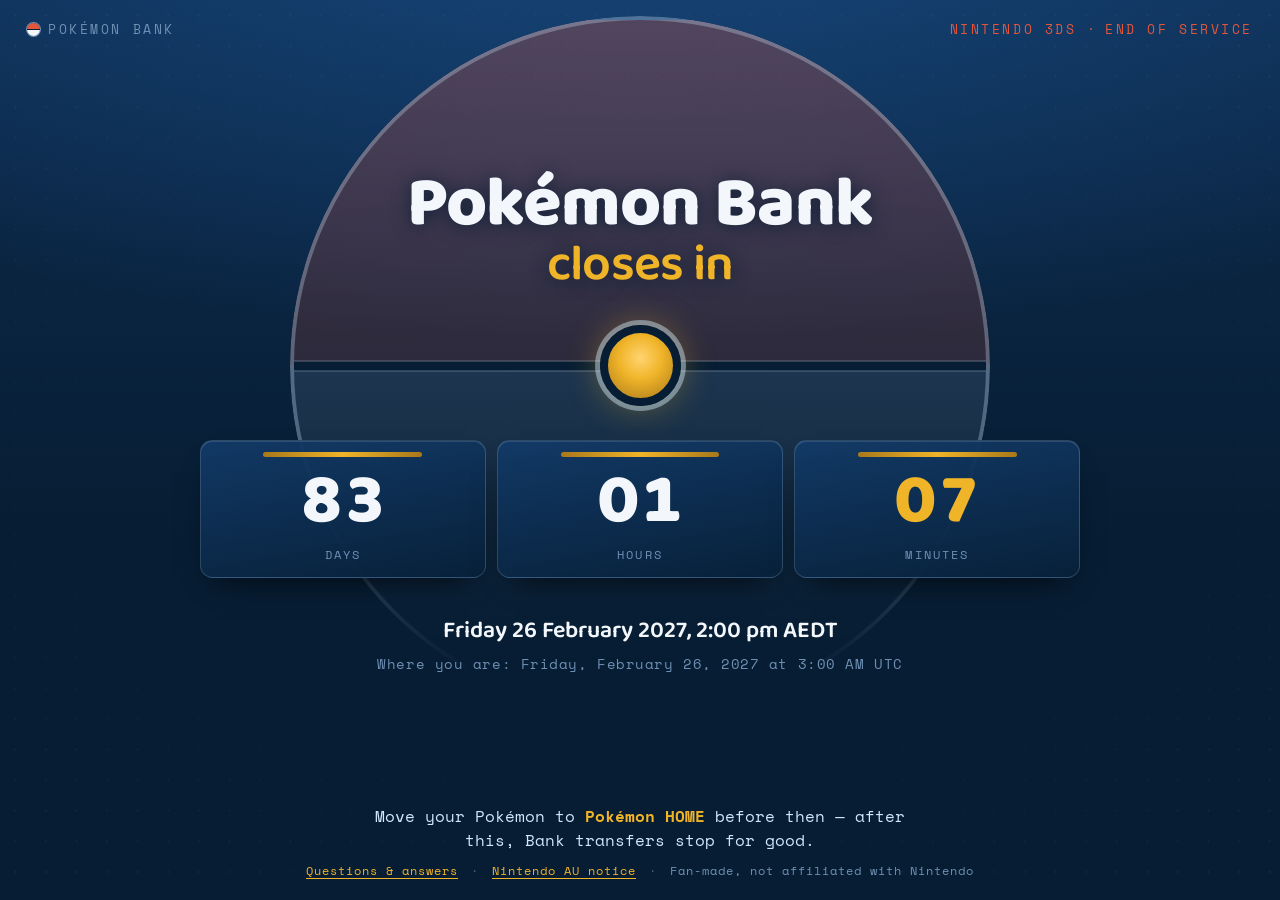
<file: index.html>
<!DOCTYPE html>
<html lang="en">
<head>
<meta charset="utf-8">
<meta name="viewport" content="width=device-width, initial-scale=1, viewport-fit=cover">
<!-- Short enough to survive tab truncation; countdown.js prefixes the time left. -->
<title>Pokémon Bank Countdown — when does Pokémon Bank shut down?</title>
<link rel="canonical" href="https://lachlanalston.github.io/poke-bank-countdown/">
<meta name="description" content="Pokemon Bank countdown: Pokémon Bank and Poké Transporter shut down on Friday 26 February 2027 at 2:00 pm AEDT — 3:00 am GMT Friday, 10:00 pm EST and 7:00 pm PST on Thursday 25 February. Live countdown of days, hours and minutes, and how to move your Pokémon to Pokémon HOME before the deadline.">
<meta name="robots" content="index, follow, max-image-preview:large, max-snippet:-1">
<meta name="theme-color" content="#071d33">
<meta name="author" content="Fan-made — not affiliated with Nintendo">
<meta name="keywords" content="Pokemon Bank countdown, Pokémon Bank shutting down, Pokemon Bank end of service, Pokemon Bank shutdown date, Poké Transporter end of service, Pokemon Bank to Pokemon HOME transfer deadline, when does Pokemon Bank close, Nintendo 3DS Pokemon Bank">

<meta property="og:type" content="website">
<meta property="og:site_name" content="Pokémon Bank Countdown">
<meta property="og:url" content="https://lachlanalston.github.io/poke-bank-countdown/">
<meta property="og:title" content="Pokémon Bank countdown — closes 26 February 2027">
<meta property="og:description" content="Live countdown to Pokémon Bank and Poké Transporter end of service, 2:00 pm AEDT on Friday 26 February 2027. Move your Pokémon to Pokémon HOME before then.">
<meta property="og:image" content="https://lachlanalston.github.io/poke-bank-countdown/og.png">
<meta property="og:image:width" content="1200">
<meta property="og:image:height" content="630">
<meta property="og:image:alt" content="A Poké Ball vault door with a countdown to Pokémon Bank's end of service.">
<meta name="twitter:card" content="summary_large_image">
<meta name="twitter:title" content="Pokémon Bank countdown — closes 26 February 2027">
<meta name="twitter:description" content="Live countdown to Pokémon Bank end of service. Move your Pokémon to Pokémon HOME before 2:00 pm AEDT.">
<meta name="twitter:image" content="https://lachlanalston.github.io/poke-bank-countdown/og.png">

<!-- Structured data: the answer in machine-readable form, which is what
     search engines and LLM crawlers lift when someone asks the question. -->
<script type="application/ld+json">
{
  "@context": "https://schema.org",
  "@graph": [
    {
      "@type": "WebSite",
      "@id": "https://lachlanalston.github.io/poke-bank-countdown/#website",
      "url": "https://lachlanalston.github.io/poke-bank-countdown/",
      "name": "Pokémon Bank Countdown",
      "description": "Live countdown to Pokémon Bank and Poké Transporter end of service on 26 February 2027.",
      "inLanguage": "en"
    },
    {
      "@type": "WebPage",
      "@id": "https://lachlanalston.github.io/poke-bank-countdown/#webpage",
      "url": "https://lachlanalston.github.io/poke-bank-countdown/",
      "isPartOf": {
        "@id": "https://lachlanalston.github.io/poke-bank-countdown/#website"
      },
      "name": "Pokémon Bank Countdown — when does Pokémon Bank shut down?",
      "description": "Pokemon Bank countdown. Pokémon Bank and Poké Transporter end of service is Friday 26 February 2027 at 2:00 pm AEDT (03:00 UTC), which is Thursday 25 February evening in North America.",
      "primaryImageOfPage": "https://lachlanalston.github.io/poke-bank-countdown/og.png",
      "citation": "https://www.nintendo.com/au/support/articles/pokemon-bank-end-of-service/",
      "keywords": "Pokemon Bank countdown, Pokemon Bank shutting down, Pokemon Bank end of service, Poke Transporter, Pokemon HOME transfer deadline"
    },
    {
      "@type": "FAQPage",
      "@id": "https://lachlanalston.github.io/poke-bank-countdown/#faq",
      "isPartOf": {
        "@id": "https://lachlanalston.github.io/poke-bank-countdown/#website"
      },
      "mainEntity": [
        {
          "@type": "Question",
          "name": "When does Pokémon Bank shut down?",
          "acceptedAnswer": {
            "@type": "Answer",
            "text": "Pokémon Bank and Poké Transporter end service on Friday 26 February 2027 at 2:00 pm AEDT, which is 03:00 UTC on the same day."
          }
        },
        {
          "@type": "Question",
          "name": "What time does Pokémon Bank close in my timezone?",
          "acceptedAnswer": {
            "@type": "Answer",
            "text": "Friday 26 February 2027 at 2:00 pm AEDT in Sydney and Melbourne. That is 11:00 am AWST in Perth, 12:00 noon JST in Japan, 4:00 pm NZDT in New Zealand, 3:00 am GMT in the UK and 4:00 am CET in central Europe on the same Friday — and, because of the date line, Thursday 25 February in North America: 10:00 pm EST, 9:00 pm CST, 8:00 pm MST and 7:00 pm PST. In UTC the deadline is 03:00 on 26 February 2027."
          }
        },
        {
          "@type": "Question",
          "name": "How long until Pokémon Bank closes?",
          "acceptedAnswer": {
            "@type": "Answer",
            "text": "This page counts the days, hours and minutes left until the 26 February 2027 deadline, recalculated live against your own clock."
          }
        },
        {
          "@type": "Question",
          "name": "What happens to Pokémon left in Pokémon Bank?",
          "acceptedAnswer": {
            "@type": "Answer",
            "text": "Once the service ends, transferring Pokémon from Pokémon Bank to Pokémon HOME is no longer possible, so anything still stored in Bank stays there and becomes unreachable. Move everything out before the deadline."
          }
        },
        {
          "@type": "Question",
          "name": "How do I move Pokémon out of Pokémon Bank before it closes?",
          "acceptedAnswer": {
            "@type": "Answer",
            "text": "Open Pokémon Bank on a Nintendo 3DS that is connected to the internet and move your boxes to Pokémon HOME on Nintendo Switch. Both consoles must use the same Nintendo Account. The transfer runs one way only."
          }
        },
        {
          "@type": "Question",
          "name": "Do I need a Pokémon HOME Premium Plan to transfer from Pokémon Bank?",
          "acceptedAnswer": {
            "@type": "Answer",
            "text": "Yes. Moving Pokémon from Pokémon Bank into Pokémon HOME requires a Pokémon HOME Premium Plan. The free plan cannot receive Bank transfers."
          }
        },
        {
          "@type": "Question",
          "name": "Can I move Pokémon back from Pokémon HOME to Pokémon Bank?",
          "acceptedAnswer": {
            "@type": "Answer",
            "text": "No. The Bank to HOME transfer is one way. Once a Pokémon has left Pokémon Bank it cannot be sent back, so check what you are moving before you confirm."
          }
        },
        {
          "@type": "Question",
          "name": "Is Poké Transporter shutting down too?",
          "acceptedAnswer": {
            "@type": "Answer",
            "text": "Poké Transporter works through Pokémon Bank, so finish any Poké Transporter moves before the same deadline. It is the tool that brings Pokémon from the Virtual Console releases of Red, Blue, Yellow, Gold, Silver and Crystal, and from Black, White, Black 2 and White 2, into Pokémon Bank."
          }
        },
        {
          "@type": "Question",
          "name": "Can I still download Pokémon Bank?",
          "acceptedAnswer": {
            "@type": "Answer",
            "text": "No. Nintendo states that Pokémon Bank is not currently available for download, so you need it already installed on your Nintendo 3DS. The Nintendo 3DS eShop is closed."
          }
        },
        {
          "@type": "Question",
          "name": "What is Pokémon Bank?",
          "acceptedAnswer": {
            "@type": "Answer",
            "text": "Pokémon Bank is a Nintendo 3DS application that stores Pokémon online across the 3DS era games. With Poké Transporter it also accepts Pokémon from the Virtual Console and Generation 5 games. It is being retired, and Pokémon HOME on Nintendo Switch is where those Pokémon live afterwards."
          }
        }
      ]
    }
  ]
}
</script>

<link rel="preconnect" href="https://fonts.googleapis.com">
<link rel="preconnect" href="https://fonts.gstatic.com" crossorigin>
<link href="https://fonts.googleapis.com/css2?family=Baloo+2:wght@600;800&family=Space+Mono:wght@400;700&display=swap" rel="stylesheet">
<link rel="stylesheet" href="styles.css">
</head>
<body class="lock">

<div class="screen vault">

  <div class="grid-wash" aria-hidden="true"></div>

  <header class="bar">
    <span class="bar__tag"><span class="bar__pip"></span>Pokémon Bank</span>
    <span class="bar__tag bar__tag--end"><span class="bar__sys">Nintendo 3DS &middot; </span>end of service</span>
  </header>

  <main class="stage">
    <h1 id="hero-title">Pokémon Bank <span class="hero__verb">closes in</span></h1>

    <!-- the vault door is a Poké Ball: the hub holds its centre button,
         and the ball is centred on that hub so the seam runs across it -->
    <div class="hub" aria-hidden="true">
      <div class="pokeball"><span class="pokeball__seam"></span></div>
      <span class="pivot"></span>
    </div>

    <div class="boxes" id="boxes" aria-hidden="true">
      <div class="box">
        <span class="box__digits" id="days">—</span>
        <span class="box__label">days</span>
      </div>
      <div class="box">
        <span class="box__digits" id="hours">—</span>
        <span class="box__label">hours</span>
      </div>
      <div class="box box--live">
        <span class="box__digits" id="minutes">—</span>
        <span class="box__label">minutes</span>
      </div>
    </div>
    <p class="sr-only" id="countdown-sr" role="status" aria-live="polite">Loading the countdown.</p>

    <p class="deadline">
      <strong>Friday 26 February 2027, 2:00&nbsp;pm AEDT</strong>
      <span class="deadline__local" id="local-time"></span>
    </p>
  </main>

  <footer class="foot">
    <p class="cta">Move your Pokémon to <strong>Pokémon&nbsp;HOME</strong> before then &mdash; after this, Bank transfers stop for good.</p>
    <p class="meta">
      <a href="faq.html">Questions &amp; answers</a>
      <span class="meta__sep">&middot;</span>
      <a href="https://www.nintendo.com/au/support/articles/pokemon-bank-end-of-service/" rel="noopener">Nintendo&nbsp;AU notice</a>
      <span class="meta__sep">&middot;</span>
      Fan-made, not affiliated with Nintendo
    </p>
  </footer>

</div>

<script src="countdown.js"></script>
</body>
</html>
</file>
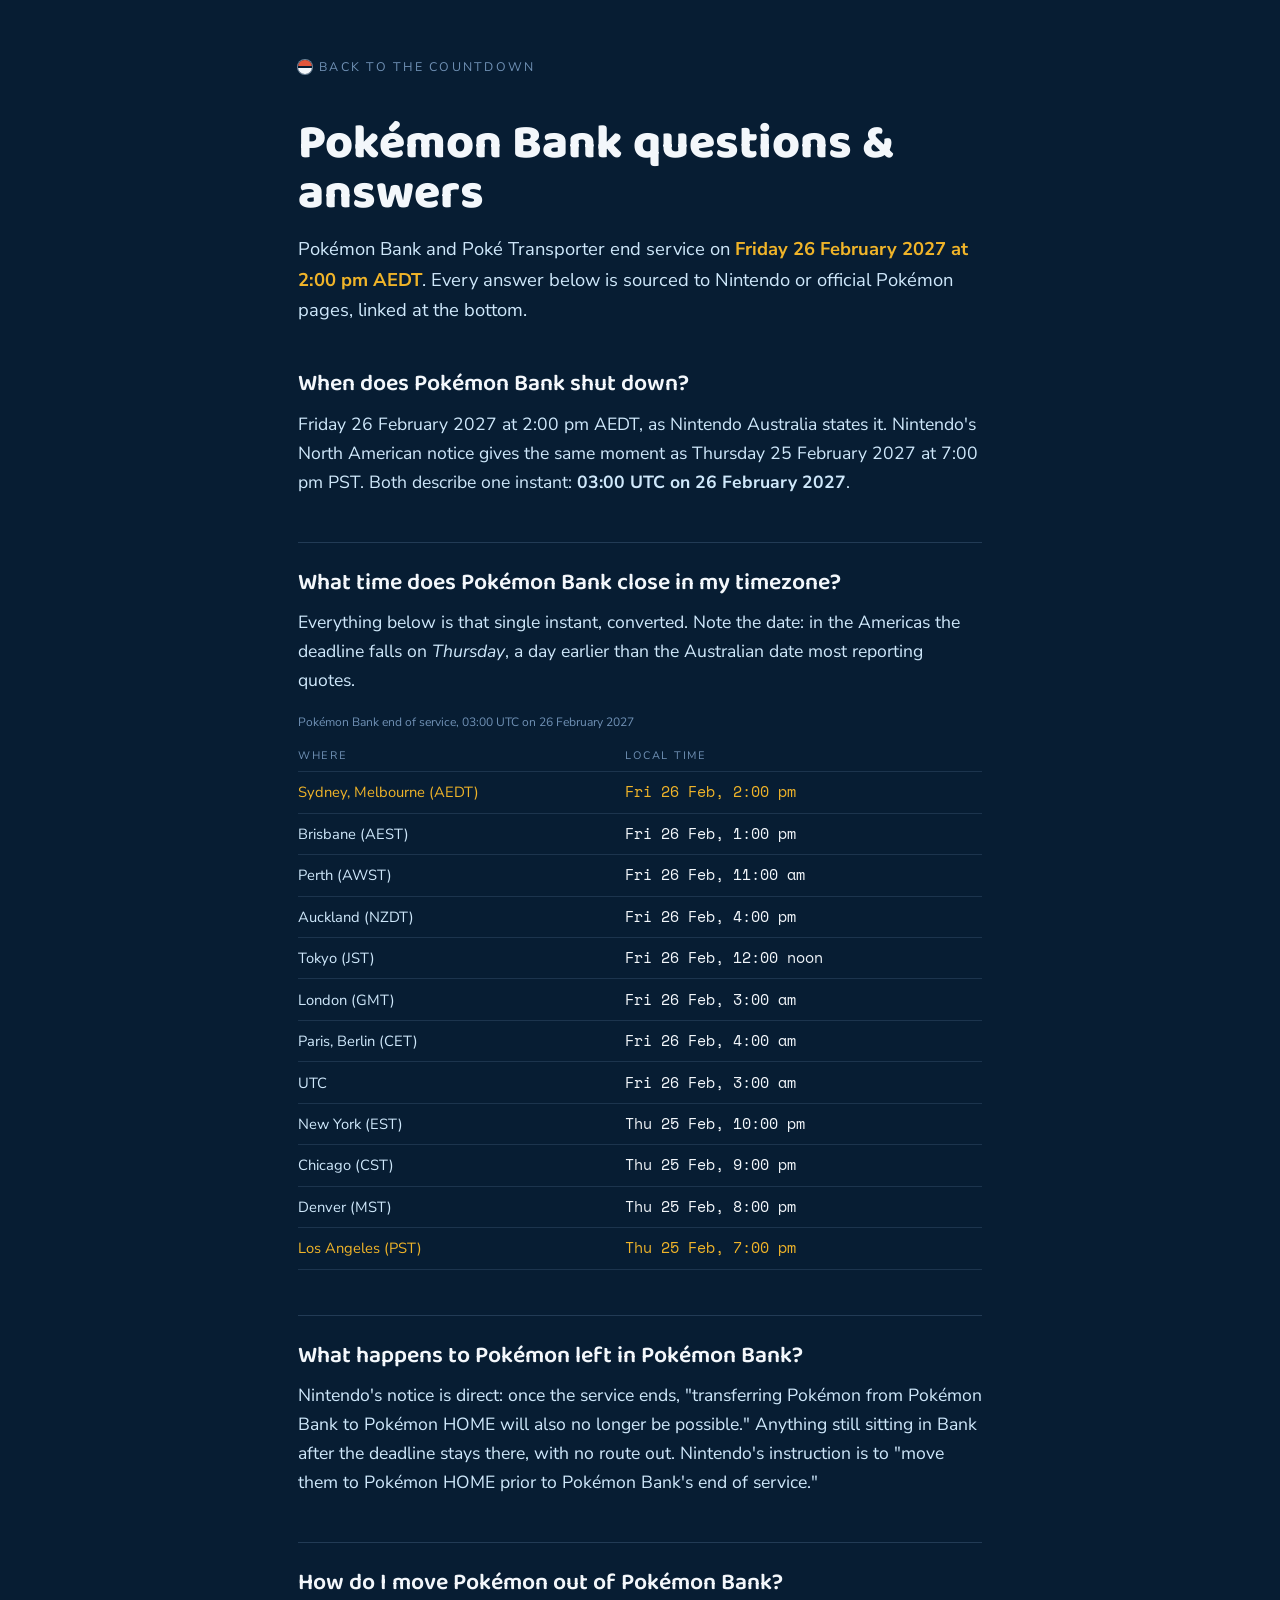
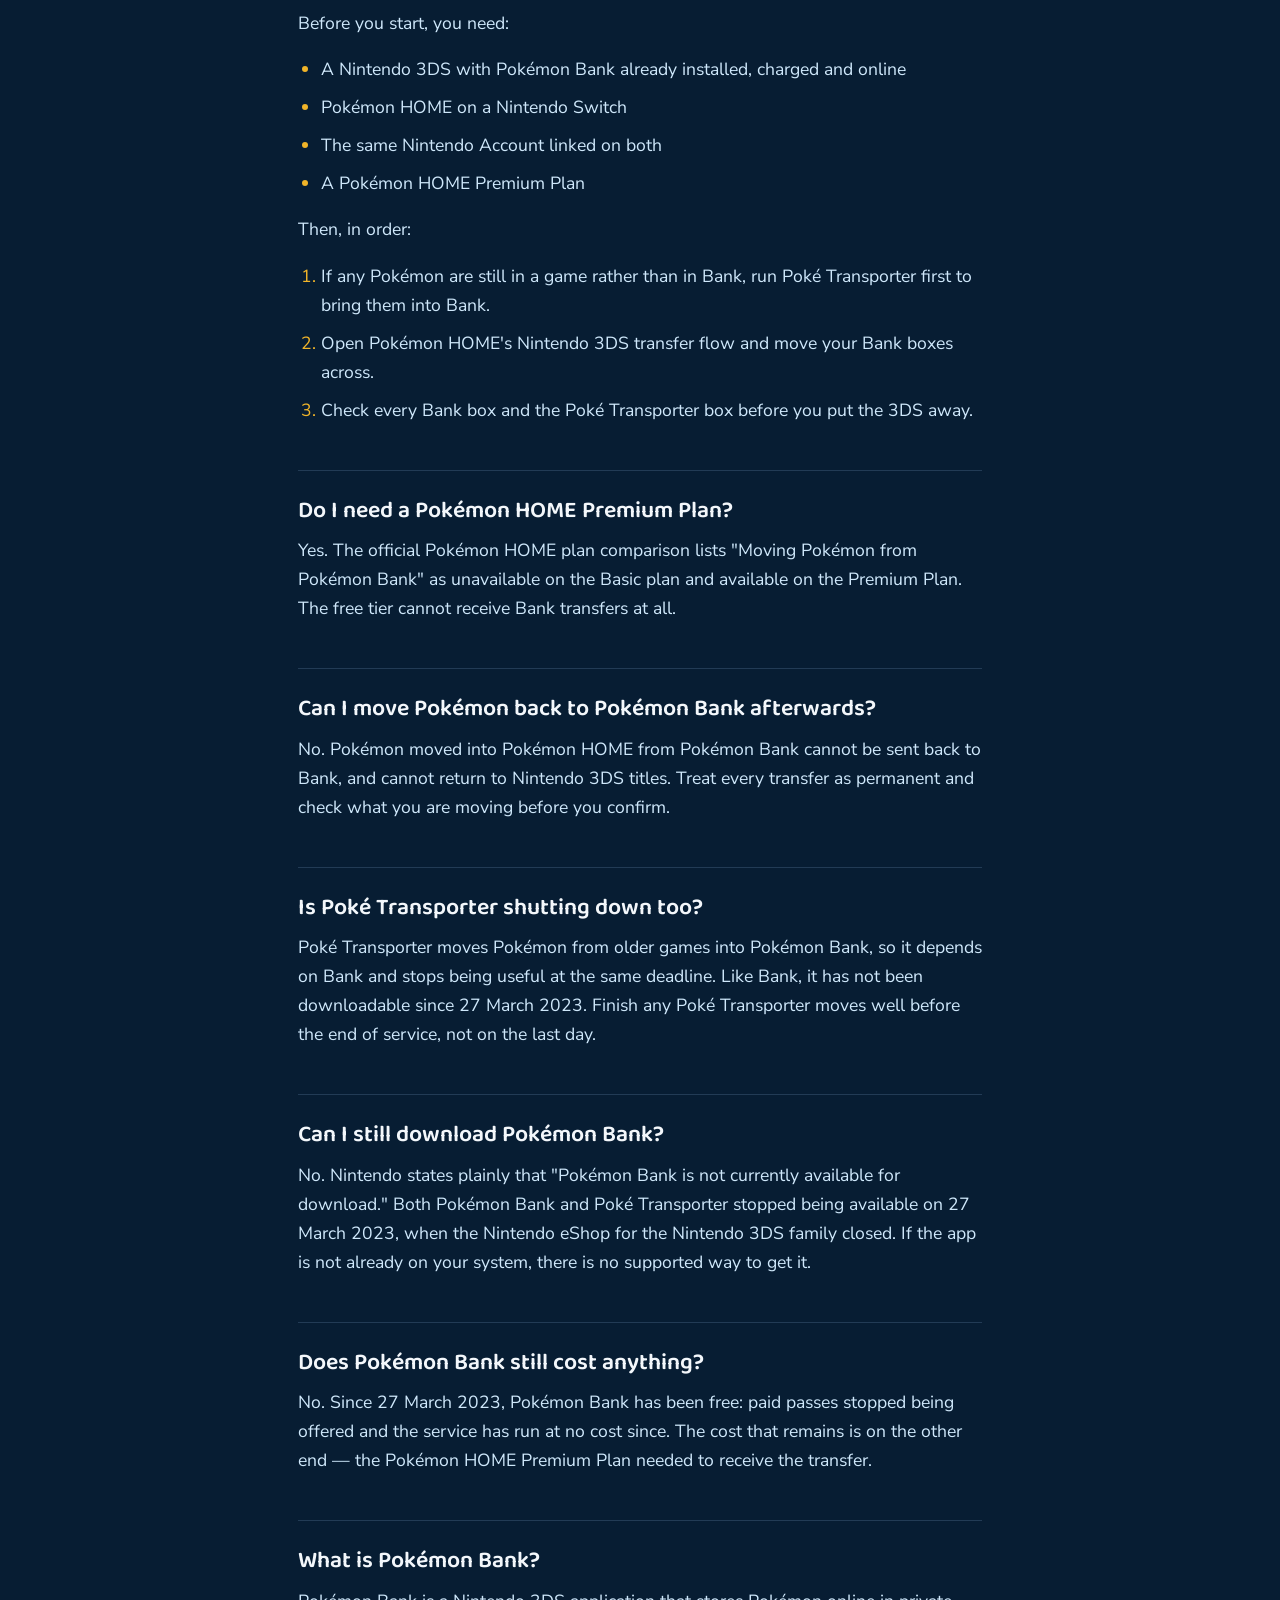
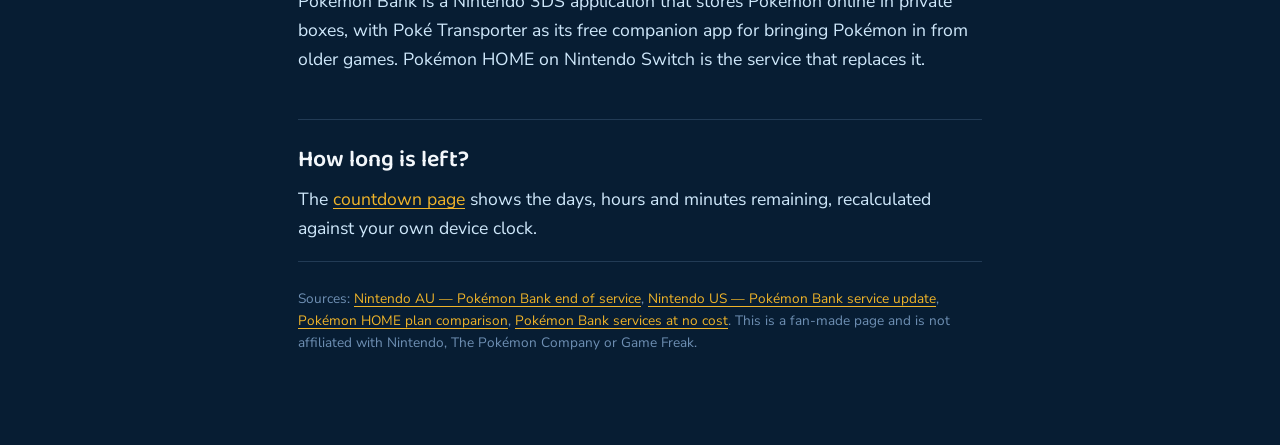
<file: faq.html>
<!DOCTYPE html>
<html lang="en">
<head>
<meta charset="utf-8">
<meta name="viewport" content="width=device-width, initial-scale=1, viewport-fit=cover">
<title>Pokémon Bank FAQ — shutdown date, timezones and how to transfer</title>
<link rel="canonical" href="https://lachlanalston.github.io/poke-bank-countdown/faq.html">
<meta name="description" content="Answers about the Pokemon Bank shutdown: the exact end of service time in every major timezone, what happens to Pokémon left behind, how to move them to Pokémon HOME, whether a HOME Premium Plan is required, and whether Pokémon Bank can still be downloaded. Every answer sourced to Nintendo or official Pokémon pages.">
<meta name="robots" content="index, follow, max-image-preview:large, max-snippet:-1">
<meta name="theme-color" content="#071d33">

<meta property="og:type" content="article">
<meta property="og:site_name" content="Pokémon Bank Countdown">
<meta property="og:url" content="https://lachlanalston.github.io/poke-bank-countdown/faq.html">
<meta property="og:title" content="Pokémon Bank FAQ — shutdown date, timezones and how to transfer">
<meta property="og:description" content="The Pokémon Bank shutdown in every timezone, and what to do before it. Sourced to Nintendo and official Pokémon pages.">
<meta property="og:image" content="https://lachlanalston.github.io/poke-bank-countdown/og.png">
<meta name="twitter:card" content="summary_large_image">
<meta name="twitter:image" content="https://lachlanalston.github.io/poke-bank-countdown/og.png">

<link rel="icon" href="data:image/svg+xml,<svg xmlns='http://www.w3.org/2000/svg' viewBox='0 0 32 32'><circle cx='16' cy='16' r='14' fill='%23e2563c'/><path d='M2.3 16a13.7 13.7 0 0 0 27.4 0z' fill='%23f3f7fb'/><path d='M2 16h28' stroke='%23071d33' stroke-width='3'/><circle cx='16' cy='16' r='5' fill='%23071d33'/><circle cx='16' cy='16' r='2.6' fill='%23f0b429'/></svg>">
<link rel="preconnect" href="https://fonts.googleapis.com">
<link rel="preconnect" href="https://fonts.gstatic.com" crossorigin>
<link href="https://fonts.googleapis.com/css2?family=Baloo+2:wght@600;800&family=Nunito+Sans:ital,wght@0,400;0,600;1,400&family=Space+Mono:wght@400;700&display=swap" rel="stylesheet">
<link rel="stylesheet" href="styles.css">
</head>
<body>

<main class="doc">

  <a class="doc__back" href="./"><span class="bar__pip"></span>Back to the countdown</a>

  <h1>Pokémon Bank questions &amp; answers</h1>
  <p class="doc__standfirst">Pokémon Bank and Poké Transporter end service on <strong>Friday 26 February 2027 at 2:00 pm AEDT</strong>. Every answer below is sourced to Nintendo or official Pokémon pages, linked at the bottom.</p>

  <h2>When does Pokémon Bank shut down?</h2>
  <p>Friday 26 February 2027 at 2:00 pm AEDT, as Nintendo Australia states it. Nintendo's North American notice gives the same moment as Thursday 25 February 2027 at 7:00 pm PST. Both describe one instant: <strong>03:00 UTC on 26 February 2027</strong>.</p>

  <h2>What time does Pokémon Bank close in my timezone?</h2>
  <p>Everything below is that single instant, converted. Note the date: in the Americas the deadline falls on <em>Thursday</em>, a day earlier than the Australian date most reporting quotes.</p>
  <table class="zones">
    <caption>Pokémon Bank end of service, 03:00 UTC on 26 February 2027</caption>
    <thead>
      <tr><th scope="col">Where</th><th scope="col">Local time</th></tr>
    </thead>
    <tbody>
      <tr class="is-key"><th scope="row">Sydney, Melbourne (AEDT)</th><td>Fri 26 Feb, 2:00 pm</td></tr>
      <tr><th scope="row">Brisbane (AEST)</th><td>Fri 26 Feb, 1:00 pm</td></tr>
      <tr><th scope="row">Perth (AWST)</th><td>Fri 26 Feb, 11:00 am</td></tr>
      <tr><th scope="row">Auckland (NZDT)</th><td>Fri 26 Feb, 4:00 pm</td></tr>
      <tr><th scope="row">Tokyo (JST)</th><td>Fri 26 Feb, 12:00 noon</td></tr>
      <tr><th scope="row">London (GMT)</th><td>Fri 26 Feb, 3:00 am</td></tr>
      <tr><th scope="row">Paris, Berlin (CET)</th><td>Fri 26 Feb, 4:00 am</td></tr>
      <tr><th scope="row">UTC</th><td>Fri 26 Feb, 3:00 am</td></tr>
      <tr><th scope="row">New York (EST)</th><td>Thu 25 Feb, 10:00 pm</td></tr>
      <tr><th scope="row">Chicago (CST)</th><td>Thu 25 Feb, 9:00 pm</td></tr>
      <tr><th scope="row">Denver (MST)</th><td>Thu 25 Feb, 8:00 pm</td></tr>
      <tr class="is-key"><th scope="row">Los Angeles (PST)</th><td>Thu 25 Feb, 7:00 pm</td></tr>
    </tbody>
  </table>

  <h2>What happens to Pokémon left in Pokémon Bank?</h2>
  <p>Nintendo's notice is direct: once the service ends, "transferring Pokémon from Pokémon Bank to Pokémon HOME will also no longer be possible." Anything still sitting in Bank after the deadline stays there, with no route out. Nintendo's instruction is to "move them to Pokémon HOME prior to Pokémon Bank's end of service."</p>

  <h2>How do I move Pokémon out of Pokémon Bank?</h2>
  <p>Before you start, you need:</p>
  <ul>
    <li>A Nintendo 3DS with Pokémon Bank already installed, charged and online</li>
    <li>Pokémon HOME on a Nintendo Switch</li>
    <li>The same Nintendo Account linked on both</li>
    <li>A Pokémon HOME Premium Plan</li>
  </ul>
  <p>Then, in order:</p>
  <ol>
    <li>If any Pokémon are still in a game rather than in Bank, run Poké Transporter first to bring them into Bank.</li>
    <li>Open Pokémon HOME's Nintendo 3DS transfer flow and move your Bank boxes across.</li>
    <li>Check every Bank box and the Poké Transporter box before you put the 3DS away.</li>
  </ol>

  <h2>Do I need a Pokémon HOME Premium Plan?</h2>
  <p>Yes. The official Pokémon HOME plan comparison lists "Moving Pokémon from Pokémon Bank" as unavailable on the Basic plan and available on the Premium Plan. The free tier cannot receive Bank transfers at all.</p>

  <h2>Can I move Pokémon back to Pokémon Bank afterwards?</h2>
  <p>No. Pokémon moved into Pokémon HOME from Pokémon Bank cannot be sent back to Bank, and cannot return to Nintendo 3DS titles. Treat every transfer as permanent and check what you are moving before you confirm.</p>

  <h2>Is Poké Transporter shutting down too?</h2>
  <p>Poké Transporter moves Pokémon from older games into Pokémon Bank, so it depends on Bank and stops being useful at the same deadline. Like Bank, it has not been downloadable since 27 March 2023. Finish any Poké Transporter moves well before the end of service, not on the last day.</p>

  <h2>Can I still download Pokémon Bank?</h2>
  <p>No. Nintendo states plainly that "Pokémon Bank is not currently available for download." Both Pokémon Bank and Poké Transporter stopped being available on 27 March 2023, when the Nintendo eShop for the Nintendo 3DS family closed. If the app is not already on your system, there is no supported way to get it.</p>

  <h2>Does Pokémon Bank still cost anything?</h2>
  <p>No. Since 27 March 2023, Pokémon Bank has been free: paid passes stopped being offered and the service has run at no cost since. The cost that remains is on the other end — the Pokémon HOME Premium Plan needed to receive the transfer.</p>

  <h2>What is Pokémon Bank?</h2>
  <p>Pokémon Bank is a Nintendo 3DS application that stores Pokémon online in private boxes, with Poké Transporter as its free companion app for bringing Pokémon in from older games. Pokémon HOME on Nintendo Switch is the service that replaces it.</p>

  <h2>How long is left?</h2>
  <p>The <a href="./">countdown page</a> shows the days, hours and minutes remaining, recalculated against your own device clock.</p>

  <p class="doc__note">
    Sources:
    <a href="https://www.nintendo.com/au/support/articles/pokemon-bank-end-of-service/" rel="noopener">Nintendo AU — Pokémon Bank end of service</a>,
    <a href="https://en-americas-support.nintendo.com/app/answers/detail/a_id/61543/" rel="noopener">Nintendo US — Pokémon Bank service update</a>,
    <a href="https://home.pokemon.com/en-au/" rel="noopener">Pokémon HOME plan comparison</a>,
    <a href="https://www.pokemon.com/us/pokemon-news/pokemon-bank-services-will-be-available-at-no-cost-to-players" rel="noopener">Pokémon Bank services at no cost</a>.
    This is a fan-made page and is not affiliated with Nintendo, The Pokémon Company or Game Freak.
  </p>

</main>

<script type="application/ld+json">
{
  "@context": "https://schema.org",
  "@type": "FAQPage",
  "@id": "https://lachlanalston.github.io/poke-bank-countdown/faq.html#faq",
  "url": "https://lachlanalston.github.io/poke-bank-countdown/faq.html",
  "name": "Pokémon Bank FAQ — shutdown date, timezones and how to transfer",
  "inLanguage": "en",
  "isPartOf": { "@id": "https://lachlanalston.github.io/poke-bank-countdown/#website" },
  "mainEntity": [
    {
      "@type": "Question",
      "name": "When does Pokémon Bank shut down?",
      "acceptedAnswer": { "@type": "Answer", "text": "Friday 26 February 2027 at 2:00 pm AEDT, which Nintendo's North American notice gives as Thursday 25 February 2027 at 7:00 pm PST. Both are the same instant: 03:00 UTC on 26 February 2027." }
    },
    {
      "@type": "Question",
      "name": "What time does Pokémon Bank close in my timezone?",
      "acceptedAnswer": { "@type": "Answer", "text": "2:00 pm AEDT in Sydney and Melbourne, 1:00 pm AEST in Brisbane, 11:00 am AWST in Perth, 4:00 pm NZDT in Auckland, 12:00 noon JST in Tokyo, 3:00 am GMT in London and 4:00 am CET in Paris on Friday 26 February 2027. In the Americas it falls on Thursday 25 February: 10:00 pm EST, 9:00 pm CST, 8:00 pm MST and 7:00 pm PST." }
    },
    {
      "@type": "Question",
      "name": "What happens to Pokémon left in Pokémon Bank?",
      "acceptedAnswer": { "@type": "Answer", "text": "Transferring Pokémon from Pokémon Bank to Pokémon HOME is no longer possible once the service ends, so anything still stored in Bank stays there with no route out. Nintendo advises moving them to Pokémon HOME before the end of service." }
    },
    {
      "@type": "Question",
      "name": "How do I move Pokémon out of Pokémon Bank?",
      "acceptedAnswer": { "@type": "Answer", "text": "You need a Nintendo 3DS with Pokémon Bank already installed and online, Pokémon HOME on Nintendo Switch, the same Nintendo Account linked on both, and a Pokémon HOME Premium Plan. Run Poké Transporter first if any Pokémon are still in a game, then move your Bank boxes to Pokémon HOME, then check every Bank box and the Poké Transporter box is empty." }
    },
    {
      "@type": "Question",
      "name": "Do I need a Pokémon HOME Premium Plan to transfer from Pokémon Bank?",
      "acceptedAnswer": { "@type": "Answer", "text": "Yes. The official Pokémon HOME plan comparison lists moving Pokémon from Pokémon Bank as unavailable on the Basic plan and available on the Premium Plan." }
    },
    {
      "@type": "Question",
      "name": "Can I move Pokémon back to Pokémon Bank afterwards?",
      "acceptedAnswer": { "@type": "Answer", "text": "No. Pokémon moved into Pokémon HOME from Pokémon Bank cannot be sent back to Bank and cannot return to Nintendo 3DS titles. The transfer is permanent." }
    },
    {
      "@type": "Question",
      "name": "Is Poké Transporter shutting down too?",
      "acceptedAnswer": { "@type": "Answer", "text": "Poké Transporter moves Pokémon from older games into Pokémon Bank, so it depends on Bank and stops being useful at the same deadline. It has not been downloadable since 27 March 2023." }
    },
    {
      "@type": "Question",
      "name": "Can I still download Pokémon Bank?",
      "acceptedAnswer": { "@type": "Answer", "text": "No. Nintendo states that Pokémon Bank is not currently available for download. Pokémon Bank and Poké Transporter both stopped being available on 27 March 2023, when the Nintendo eShop for the Nintendo 3DS family closed." }
    },
    {
      "@type": "Question",
      "name": "Does Pokémon Bank still cost anything?",
      "acceptedAnswer": { "@type": "Answer", "text": "No. Since 27 March 2023 Pokémon Bank has been free to use, with paid passes no longer offered. The remaining cost is the Pokémon HOME Premium Plan needed to receive the transfer." }
    },
    {
      "@type": "Question",
      "name": "What is Pokémon Bank?",
      "acceptedAnswer": { "@type": "Answer", "text": "Pokémon Bank is a Nintendo 3DS application that stores Pokémon online in private boxes, with Poké Transporter as its companion app for bringing Pokémon in from older games. Pokémon HOME on Nintendo Switch replaces it." }
    }
  ]
}
</script>

</body>
</html>
</file>
<file: styles.css>
/* ───────────────────────────────────────────────────────────────
   Pokémon Bank countdown — one screen, no scroll.
   The vault door is a Poké Ball; its seam runs behind the
   deposit boxes. Palette is Bank's own: deposit-slip blue,
   vault steel, Bank-logo gold, Poké Ball red.
   Every size is clamped against BOTH vw and vh so the single
   screen holds on a phone in landscape and on a desktop.
   ─────────────────────────────────────────────────────────────── */

:root {
  --vault-void:  #071d33;
  --vault-deep:  #0d2b4e;
  --vault-panel: #123a67;
  --steel:       #6f90b4;
  --bank-sky:    #cfe8fb;
  --paper:       #f3f7fb;
  --coin:        #f0b429;
  --coin-dim:    #a8781a;
  --ball-red:    #e2563c;

  --font-display: "Baloo 2", "Trebuchet MS", system-ui, sans-serif;
  --font-util:    "Space Mono", ui-monospace, monospace;
  --font-body:    "Nunito Sans", system-ui, -apple-system, sans-serif;  /* FAQ prose only */

  /* Every size is clamped against BOTH axes: the width term wins on a
     phone, the height term wins on a short landscape window. */
  --radius: clamp(8px, 1.4vmin, 16px);
}

*, *::before, *::after { box-sizing: border-box; }

html, body {
  margin: 0;
  padding: 0;
}

/* The countdown page opts into the one-screen lock; the FAQ is a document
   and scrolls like one. */
html:has(body.lock), body.lock {
  height: 100%;
  overflow: hidden;
  overscroll-behavior: none;
}

body {
  background: var(--vault-void);
  color: var(--bank-sky);
  font-family: var(--font-util);
  -webkit-text-size-adjust: 100%;
  -webkit-font-smoothing: antialiased;
}

/* ── the screen: a single viewport-height vault panel ────────── */

.screen {
  position: relative;
  isolation: isolate;
  height: 100dvh;
  min-height: 100svh;
  display: grid;
  /* max-content, not auto: auto tracks get inflated by align-content stretch */
  grid-template-rows: max-content minmax(0, 1fr) max-content;
  row-gap: clamp(8px, 2vmin, 24px);
  padding:
    calc(env(safe-area-inset-top)    + clamp(10px, 2.2vmin, 22px))
    calc(env(safe-area-inset-right)  + clamp(14px, 3vmin, 40px))
    calc(env(safe-area-inset-bottom) + clamp(10px, 2.2vmin, 22px))
    calc(env(safe-area-inset-left)   + clamp(14px, 3vmin, 40px));
  background:
    radial-gradient(ellipse 130% 80% at 50% -15%, #17487d 0%, transparent 68%),
    linear-gradient(180deg, var(--vault-deep) 0%, var(--vault-void) 60%);
}

/* ── the Poké Ball vault door ────────────────────────────────── */
/* Anchored to the deposit row, so the seam always runs through it. */

.pokeball {
  position: absolute;
  top: 50%;
  left: 50%;
  translate: -50% -50%;
  width: min(82vmin, 700px);
  aspect-ratio: 1;
  border-radius: 50%;
  z-index: -1;            /* behind the headline, above the dot wash */
  pointer-events: none;
  background:
    linear-gradient(180deg,
      rgba(226, 86, 60, 0.30) 0%,
      rgba(226, 86, 60, 0.16) 49.4%,
      rgba(207, 232, 251, 0.10) 50.6%,
      rgba(207, 232, 251, 0.02) 100%);
  border: clamp(2px, 0.45vmin, 5px) solid rgba(207, 232, 251, 0.30);
  box-shadow: 0 0 120px rgba(7, 29, 51, 0.85);
  /* the lower half dissolves instead of being cut off by the viewport,
     so the ball reads as a door sinking into the vault floor */
  mask-image: linear-gradient(180deg, #000 0 62%, transparent 94%);
  -webkit-mask-image: linear-gradient(180deg, #000 0 62%, transparent 94%);
}

/* the band across a Poké Ball — also the vault door's hinge line */
.pokeball__seam {
  position: absolute;
  top: 50%;
  left: 0;
  right: 0;
  height: clamp(4px, 1vmin, 10px);
  translate: 0 -50%;
  background: var(--vault-void);
  box-shadow:
    0 -1px 0 rgba(207, 232, 251, 0.34),
    0  1px 0 rgba(207, 232, 251, 0.34);
}

/* the hub: a dedicated slot for the ball's centre button, directly
   above the deposit row, so the seam reads without crowding the boxes */
.hub {
  position: relative;
  display: grid;
  place-items: center;
}

/* the ball's centre button */
.pivot {
  position: relative;
  z-index: 1;
  width: clamp(34px, 9vmin, 82px);
  aspect-ratio: 1;
  border-radius: 50%;
  background: radial-gradient(circle at 50% 38%, #ffd470 0%, var(--coin) 42%, var(--coin-dim) 100%);
  border: clamp(3px, 0.9vmin, 8px) solid var(--vault-void);
  box-shadow:
    0 0 0 clamp(2px, 0.55vmin, 5px) rgba(207, 232, 251, 0.45),
    0 0 34px rgba(240, 180, 41, 0.4);
  animation: pulse 3.4s ease-in-out infinite;
}

@keyframes pulse {
  0%, 100% { box-shadow: 0 0 0 clamp(2px, 0.55vmin, 5px) rgba(207,232,251,0.45), 0 0 22px rgba(240,180,41,0.28); }
  50%      { box-shadow: 0 0 0 clamp(2px, 0.55vmin, 5px) rgba(207,232,251,0.60), 0 0 52px rgba(240,180,41,0.6); }
}

/* PC-box dot wash: the storage screen texture, barely there */
.grid-wash {
  position: absolute;
  inset: 0;
  z-index: -2;
  pointer-events: none;
  background-image: radial-gradient(rgba(207, 232, 251, 0.12) 1px, transparent 1px);
  background-size: clamp(18px, 3.4vmin, 34px) clamp(18px, 3.4vmin, 34px);
  mask-image: radial-gradient(ellipse 85% 70% at 50% 50%, transparent 38%, #000 100%);
  -webkit-mask-image: radial-gradient(ellipse 85% 70% at 50% 50%, transparent 38%, #000 100%);
  opacity: 0.55;
}

/* ── top bar: a 3DS-style status strip ──────────────────────── */

.bar {
  display: flex;
  min-width: 0;          /* grid items default to min-width:auto and refuse to shrink */
  justify-content: space-between;
  align-items: center;
  gap: 10px;
  font-size: clamp(0.56rem, min(2.8vw, 1.5vh), 0.8rem);
  letter-spacing: 0.2em;
  text-transform: uppercase;
  color: var(--steel);
}

.bar__tag { display: inline-flex; align-items: center; gap: 0.6em; white-space: nowrap; min-width: 0; }
.bar__tag--end { color: var(--ball-red); flex: 0 1 auto; overflow: hidden; text-overflow: ellipsis; }

/* a Poké Ball pip, drawn in CSS */
.bar__pip {
  width: 1.05em;
  height: 1.05em;
  border-radius: 50%;
  flex: none;
  background: linear-gradient(180deg, var(--ball-red) 0 46%, var(--vault-void) 46% 54%, var(--paper) 54% 100%);
  box-shadow: 0 0 0 1px rgba(207, 232, 251, 0.5);
}

/* ── stage: title, boxes, deadline ──────────────────────────── */

.stage {
  display: grid;
  min-width: 0;
  align-content: center;
  justify-items: center;
  gap: clamp(12px, min(4vw, 3.4vh), 34px);
  text-align: center;
  min-height: 0;
}

#hero-title {
  margin: 0;
  max-width: 100%;
  text-wrap: balance;
  font-family: var(--font-display);
  font-weight: 800;
  line-height: 1.0;
  letter-spacing: -0.01em;
  font-size: clamp(1.5rem, min(8.6vw, 8vh), 4.4rem);
  color: var(--paper);
  text-shadow: 0 2px 18px rgba(7, 29, 51, 0.8);
}

.hero__verb {
  display: block;
  font-weight: 600;
  color: var(--coin);
  font-size: 0.72em;
}

/* ── the deposit boxes ──────────────────────────────────────── */

.boxes {
  display: grid;
  grid-template-columns: repeat(3, minmax(0, 1fr));
  gap: clamp(5px, 1.3vmin, 14px);
  width: 100%;
  max-width: min(100%, 700px);
}

.box {
  position: relative;
  z-index: 1;
  padding: clamp(14px, 3vmin, 26px) clamp(2px, 0.8vmin, 10px) clamp(7px, 1.6vmin, 15px);
  border-radius: var(--radius);
  background: linear-gradient(170deg, rgba(18, 58, 103, 0.96) 0%, rgba(8, 33, 58, 0.96) 100%);
  border: 1px solid rgba(207, 232, 251, 0.18);
  box-shadow: inset 0 1px 0 rgba(207, 232, 251, 0.14), 0 14px 30px -18px #000;
  overflow: hidden;
}

/* the gold slot band on the front of every Bank deposit box */
.box::before {
  content: "";
  position: absolute;
  inset-inline: 22%;
  top: clamp(5px, 1.2vmin, 11px);
  height: clamp(3px, 0.6vmin, 5px);
  border-radius: 99px;
  background: linear-gradient(90deg, var(--coin-dim), var(--coin), var(--coin-dim));
}

.box__digits {
  display: block;
  font-family: var(--font-display);
  font-weight: 800;
  line-height: 1;
  font-size: clamp(1.5rem, min(11.5vw, 8vh), 4.4rem);
  color: var(--paper);
  font-variant-numeric: tabular-nums;
}

.box__label {
  display: block;
  margin-top: clamp(3px, 0.9vmin, 9px);
  font-size: clamp(0.5rem, min(2.5vw, 1.5vh), 0.72rem);
  letter-spacing: 0.18em;
  text-transform: uppercase;
  color: var(--steel);
}

.box--live .box__digits { color: var(--coin); }

/* final day: the whole vault goes red */
.boxes.is-urgent .box__digits { color: var(--ball-red); }

/* ── deadline ───────────────────────────────────────────────── */

.deadline { margin: 0; }

.deadline strong {
  display: block;
  font-family: var(--font-display);
  font-weight: 600;
  font-size: clamp(0.84rem, min(4.2vw, 2.6vh), 1.5rem);
  color: var(--paper);
}

.deadline__local {
  display: block;
  margin-top: 0.35em;
  font-size: clamp(0.56rem, min(3vw, 1.7vh), 0.86rem);
  letter-spacing: 0.04em;
  color: var(--steel);
}

/* ── bottom bar ─────────────────────────────────────────────── */

.foot {
  display: grid;
  min-width: 0;
  gap: clamp(4px, 1vmin, 10px);
  justify-items: center;
  text-align: center;
}

.cta {
  margin: 0;
  max-width: min(54ch, 100%);
  font-size: clamp(0.62rem, min(3.3vw, 1.9vh), 0.98rem);
  line-height: 1.5;
  color: var(--bank-sky);
}
.cta strong { color: var(--coin); font-weight: 700; }

.meta {
  margin: 0;
  font-size: clamp(0.54rem, min(2.7vw, 1.5vh), 0.78rem);
  letter-spacing: 0.08em;
  color: var(--steel);
}
.meta__sep { opacity: 0.6; margin: 0 0.4em; }

a { color: var(--coin); text-underline-offset: 3px; }
a:hover { color: var(--paper); }

:focus-visible { outline: 3px solid var(--coin); outline-offset: 3px; border-radius: 4px; }

.sr-only {
  position: absolute;
  width: 1px; height: 1px;
  padding: 0; margin: -1px;
  overflow: hidden;
  clip: rect(0 0 0 0);
  white-space: nowrap;
  border: 0;
}

/* ended state */
.vault.is-ended .hero__verb { color: var(--ball-red); }

/* ── phone and tablet landscape: title beside the boxes ─────── */

@media (orientation: landscape) and (max-height: 560px) {
  .stage {
    grid-template-columns: minmax(0, 0.82fr) minmax(0, 1.18fr);
    align-items: center;
    justify-items: stretch;
    gap: clamp(14px, 3vw, 36px);
    text-align: left;
  }
  #hero-title     { grid-column: 1; grid-row: 1; font-size: clamp(1.4rem, 4.6vw, 2.6rem); }
  .hub            { grid-column: 2; grid-row: 1; }
  .boxes          { grid-column: 2; grid-row: 2; max-width: none; }
  .deadline       { grid-column: 1; grid-row: 2; }
  .deadline strong { font-size: clamp(0.72rem, 1.9vw, 1.05rem); }
  .pokeball       { width: min(92vmin, 470px); }
}

/* narrow screens: the console name goes, the warning stays */
@media (max-width: 540px) {
  .bar__sys { display: none; }
}

/* very short screens: drop the sentence, keep the clock and the date */
@media (max-height: 400px) {
  .cta { display: none; }
  .bar__tag--end { display: none; }
}

/* big screens: let it breathe without getting cartoonish */
@media (min-width: 1200px) and (min-height: 760px) {
  .boxes { max-width: 880px; }
  .stage { gap: 34px; }
}

@media (prefers-reduced-motion: reduce) {
  .pivot { animation: none; }
}


/* ───────────────────────────────────────────────────────────────
   The FAQ document. Same vault, but it scrolls: this is the page
   that carries the answers as text a crawler can actually read.
   ─────────────────────────────────────────────────────────────── */

.doc {
  max-width: 68ch;
  margin-inline: auto;
  padding:
    clamp(28px, 6vmin, 72px)
    calc(env(safe-area-inset-right) + clamp(18px, 4vmin, 32px))
    clamp(48px, 10vmin, 96px)
    calc(env(safe-area-inset-left) + clamp(18px, 4vmin, 32px));
  font-family: var(--font-body);
  font-size: clamp(1rem, 2.7vw, 1.1rem);
  line-height: 1.65;
}

.doc__back {
  display: inline-flex;
  align-items: center;
  gap: 0.6em;
  font-size: 0.78rem;
  letter-spacing: 0.18em;
  text-transform: uppercase;
  text-decoration: none;
  color: var(--steel);
}
.doc__back:hover { color: var(--coin); }
.doc__back .bar__pip { width: 1.1em; height: 1.1em; }

.doc h1 {
  margin: clamp(22px, 4vmin, 38px) 0 0.3em;
  font-family: var(--font-display);
  font-weight: 800;
  font-size: clamp(1.9rem, 7vw, 3rem);
  line-height: 1.05;
  color: var(--paper);
}

.doc__standfirst {
  margin: 0 0 clamp(26px, 5vmin, 44px);
  font-family: var(--font-body);
  font-size: clamp(1rem, 3vw, 1.15rem);
  color: var(--bank-sky);
}
.doc__standfirst strong { color: var(--coin); font-weight: 700; }

.doc h2 {
  margin: clamp(30px, 5vmin, 48px) 0 0.5em;
  font-family: var(--font-display);
  font-weight: 600;
  font-size: clamp(1.15rem, 4vw, 1.45rem);
  line-height: 1.2;
  color: var(--paper);
  padding-top: clamp(18px, 3vmin, 26px);
  border-top: 1px solid rgba(111, 144, 180, 0.26);
}

.doc h2:first-of-type { border-top: 0; padding-top: 0; }

.doc p { margin: 0 0 1em; }
.doc p:last-child { margin-bottom: 0; }

.doc ol, .doc ul { margin: 0 0 1em; padding-left: 1.3em; }
.doc li { margin-bottom: 0.5em; }
.doc li::marker { color: var(--coin); }

/* the timezone table: the answer people actually arrive looking for */
.zones {
  width: 100%;
  margin: 0 0 1em;
  border-collapse: collapse;
  font-size: clamp(0.82rem, 2.4vw, 0.92rem);
}
.zones caption {
  text-align: left;
  padding-bottom: 0.7em;
  color: var(--steel);
  font-size: 0.82em;
}
.zones th, .zones td {
  text-align: left;
  padding: 0.55em 0.7em 0.55em 0;
  border-bottom: 1px solid rgba(111, 144, 180, 0.2);
  vertical-align: top;
}
.zones thead th {
  font-size: 0.74em;
  letter-spacing: 0.16em;
  text-transform: uppercase;
  color: var(--steel);
  font-weight: 400;
}
.zones tbody th { font-weight: 400; color: var(--bank-sky); }
.zones td {
  color: var(--paper);
  font-family: var(--font-util);
  font-variant-numeric: tabular-nums;
}
.zones tr.is-key td, .zones tr.is-key th { color: var(--coin); }

.doc__note {
  margin: clamp(30px, 5vmin, 48px) 0 0;
  padding-top: clamp(18px, 3vmin, 26px);
  border-top: 1px solid rgba(111, 144, 180, 0.26);
  font-size: 0.85rem;
  color: var(--steel);
}

/* the countdown page footer link across to here */
.meta a { white-space: nowrap; }
</file>
